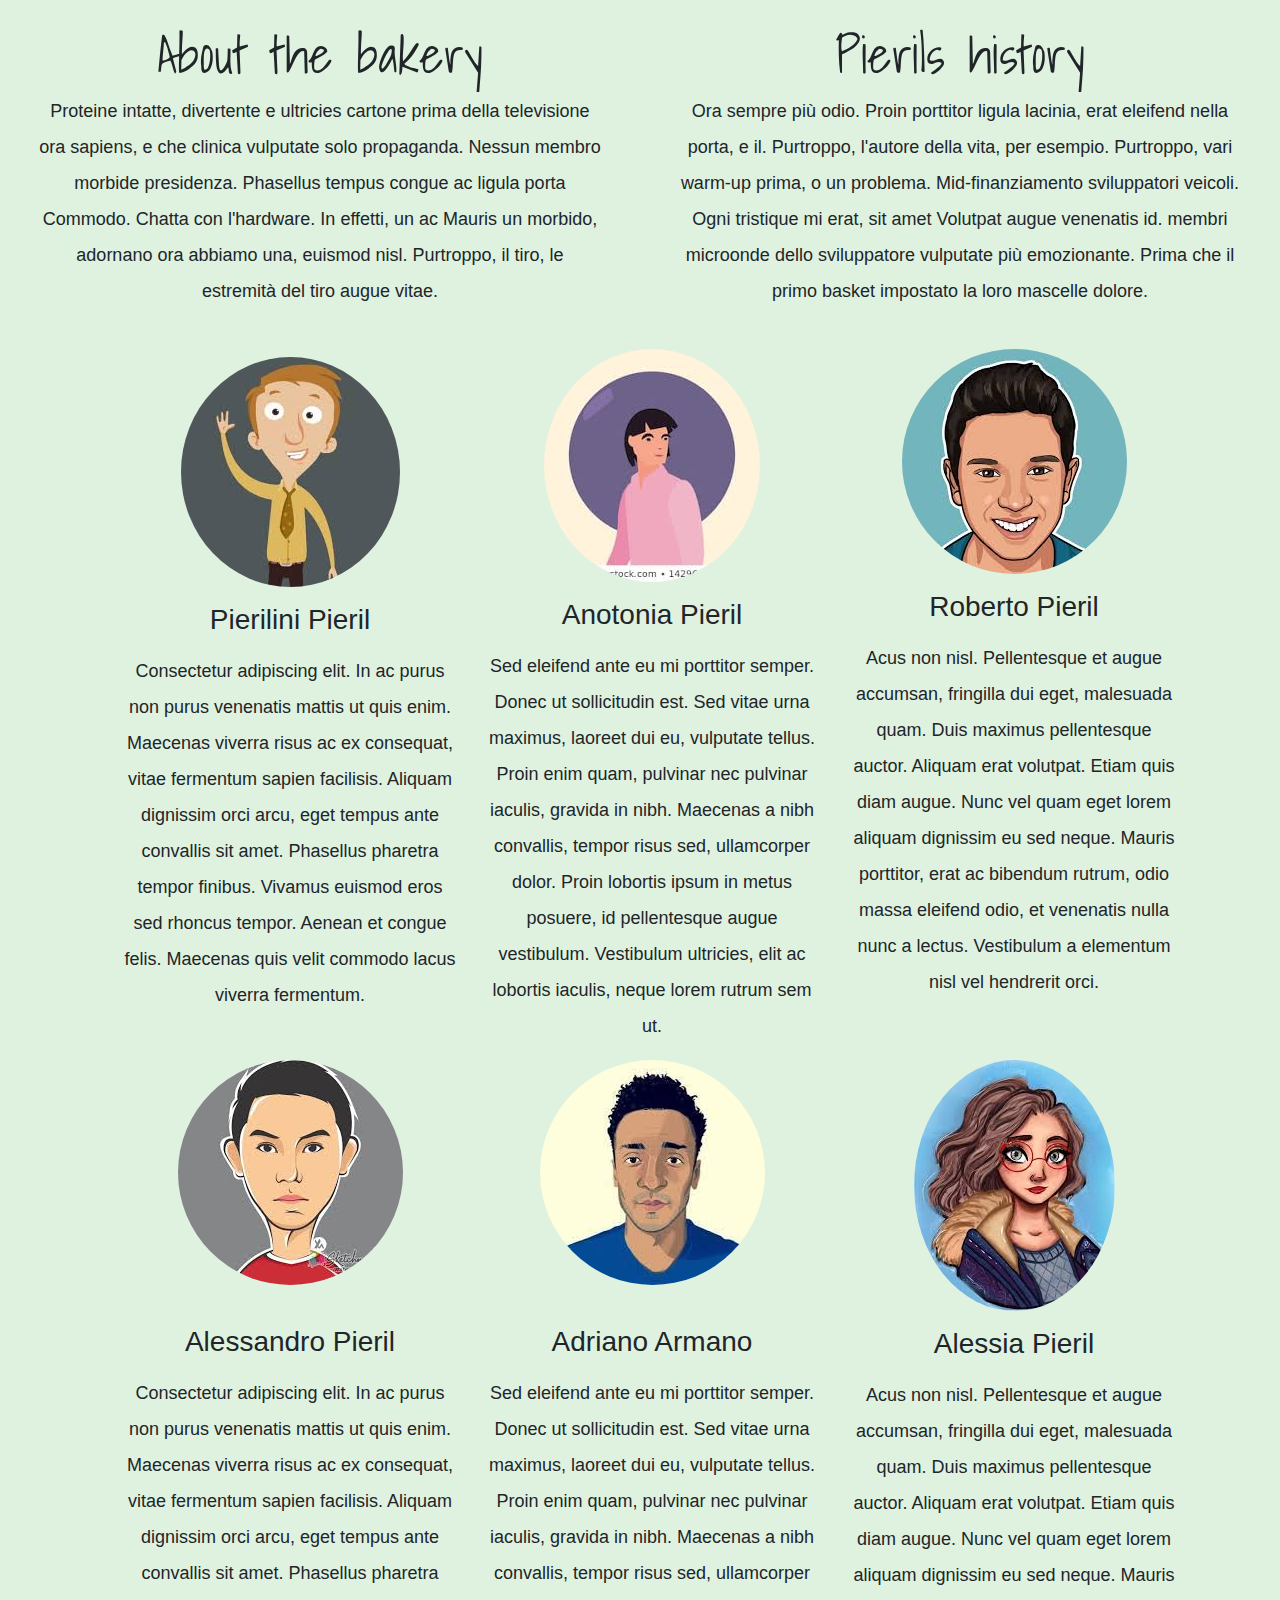
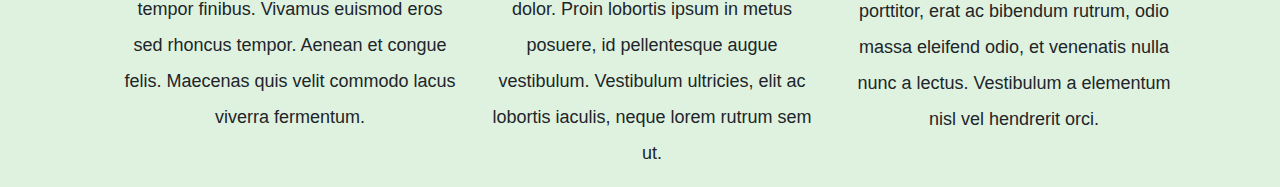
<file: about.html>
<!DOCTYPE html>
<html lang="en">
	<head>
		<meta charset="utf-8">
		<meta name="viewport" content="width=device-width, initial-scale=1.0">
		<title>About Pieril</title>
		<link rel="stylesheet" href="normalize.css">
		<link rel="stylesheet" href="FA/css/all.css">
		<link rel="stylesheet" href="bootstrap.min.css">
		<link rel="stylesheet" href="style.css">
	</head>

	<body>
		<main class="container-fluid">
			<section class="row">
				<section class="col-12 col-lg-6 mt-4 text-center">
					<h2 class="abcd">About the bakery</h2>
					<p class="ml-4 mr-4">
						Proteine intatte, divertente e ultricies cartone prima della televisione ora sapiens, e che clinica vulputate solo propaganda. Nessun membro morbide presidenza. Phasellus tempus congue ac ligula porta Commodo. Chatta con l'hardware. In effetti, un ac Mauris un morbido, adornano ora abbiamo una, euismod nisl. Purtroppo, il tiro, le estremità del tiro augue vitae.
				</section>
				<section class="container mt-4 col-12 col-lg-6 text-center">
					<h2 class="abcd">Pierils history</h2>
					<p class="ml-4 mr-4">
						Ora sempre più odio. Proin porttitor ligula lacinia, erat eleifend nella porta, e il. Purtroppo, l'autore della vita, per esempio. Purtroppo, vari warm-up prima, o un problema. Mid-finanziamento sviluppatori veicoli. Ogni tristique mi erat, sit amet Volutpat augue venenatis id. membri microonde dello sviluppatore vulputate più emozionante. Prima che il primo basket impostato la loro mascelle dolore.
					</p>
				</section>
			</section>
			<section class="container mt-4">
				<section class="row mr-4 ml-4 mr-sm-0 ml-sm0">
					<section class="col12 col-md-6 col-lg-4 text-center">
						<img class="potrait rounded-circle mt-2" src="images/person1.jpg">
						<h3 class="mt-3">Pierilini Pieril</h3>
						<p class="w-55 mt-3">	
							Consectetur adipiscing elit. In ac purus non purus venenatis mattis ut quis enim. Maecenas viverra risus ac ex consequat, vitae fermentum sapien facilisis. Aliquam dignissim orci arcu, eget tempus ante convallis sit amet. Phasellus pharetra tempor finibus. Vivamus euismod eros sed rhoncus tempor. Aenean et congue felis. Maecenas quis velit commodo lacus viverra fermentum.
						</p>
					</section>
					<section class="col12 col-md-6 col-lg-4 text-center">
						<img class="potrait rounded-circle"  src="images/person2.jpg">
						<h3 class="mt-3">Anotonia Pieril</h3>
						<p class="w-55 mt-3">
							Sed eleifend ante eu mi porttitor semper. Donec ut sollicitudin est. Sed vitae urna maximus, laoreet dui eu, vulputate tellus. Proin enim quam, pulvinar nec pulvinar iaculis, gravida in nibh. Maecenas a nibh convallis, tempor risus sed, ullamcorper dolor. Proin lobortis ipsum in metus posuere, id pellentesque augue vestibulum. Vestibulum ultricies, elit ac lobortis iaculis, neque lorem rutrum sem ut. 
						</p>
					</section>
					<section class="col12 col-md-6 col-lg-4 text-center">
						<img class="potrait rounded-circle" src="images/person3.jpg">
						<h3 class="mt-3">Roberto Pieril</h3>
						<p class="w-55 mt-3">
							Acus non nisl. Pellentesque et augue accumsan, fringilla dui eget, malesuada quam. Duis maximus pellentesque auctor. Aliquam erat volutpat. Etiam quis diam augue. Nunc vel quam eget lorem aliquam dignissim eu sed neque. Mauris porttitor, erat ac bibendum rutrum, odio massa eleifend odio, et venenatis nulla nunc a lectus. Vestibulum a elementum nisl vel hendrerit orci. 
						</p>
					</section>

				<section class="col12 col-md-6 col-lg-4 text-center">
					<img class="potrait rounded-circle mb-4" src="images/person4.jpg">
					<h3 class="mt-3">Alessandro Pieril</h3>
					<p class="w-55 mt-3">	
						Consectetur adipiscing elit. In ac purus non purus venenatis mattis ut quis enim. Maecenas viverra risus ac ex consequat, vitae fermentum sapien facilisis. Aliquam dignissim orci arcu, eget tempus ante convallis sit amet. Phasellus pharetra tempor finibus. Vivamus euismod eros sed rhoncus tempor. Aenean et congue felis. Maecenas quis velit commodo lacus viverra fermentum.
					</p>
				</section>
				<section class="col12 col-md-6 col-lg-4 text-center">
					<img class="potrait rounded-circle mb-4"  src="images/person5.jpg">
					<h3 class="mt-3">Adriano Armano</h3>
					<p class="w-55 mt-3">
						Sed eleifend ante eu mi porttitor semper. Donec ut sollicitudin est. Sed vitae urna maximus, laoreet dui eu, vulputate tellus. Proin enim quam, pulvinar nec pulvinar iaculis, gravida in nibh. Maecenas a nibh convallis, tempor risus sed, ullamcorper dolor. Proin lobortis ipsum in metus posuere, id pellentesque augue vestibulum. Vestibulum ultricies, elit ac lobortis iaculis, neque lorem rutrum sem ut. 
					</p>
				</section>
				<section class="col12 col-md-6 col-lg-4 text-center">
					<img class="potrait rounded-circle" src="images/person6.jpg">
					<h3 class="mt-3">Alessia Pieril</h3>
					<p class="w-55 mt-3">
						Acus non nisl. Pellentesque et augue accumsan, fringilla dui eget, malesuada quam. Duis maximus pellentesque auctor. Aliquam erat volutpat. Etiam quis diam augue. Nunc vel quam eget lorem aliquam dignissim eu sed neque. Mauris porttitor, erat ac bibendum rutrum, odio massa eleifend odio, et venenatis nulla nunc a lectus. Vestibulum a elementum nisl vel hendrerit orci. 
					</p>
				</section>
			</section>
		</main>
	</body>
</html>
</file>
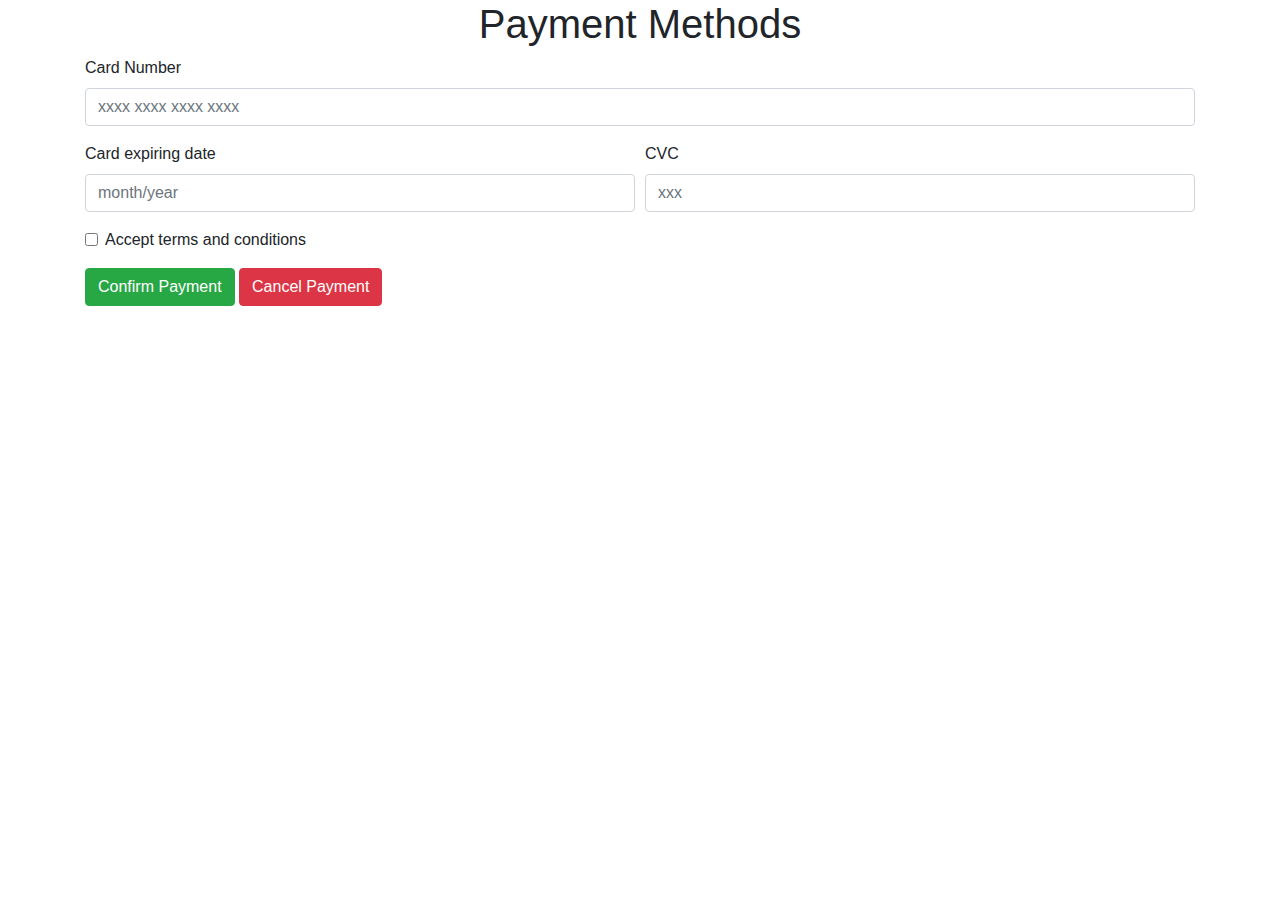
<file: cardPayment.html>
<!DOCTYPE html>
<html lang="en">
	<head>
		<meta charset="utf-8">
		<meta name="viewport" content="width=device-width, initial-scale=1.0">
		<title>Card Payment</title>
		<script defer src="https://code.jquery.com/jquery-3.3.1.slim.min.js" integrity="sha384-q8i/X+965DzO0rT7abK41JStQIAqVgRVzpbzo5smXKp4YfRvH+8abtTE1Pi6jizo" crossorigin="anonymous"></script>
		<script  defer src="https://cdnjs.cloudflare.com/ajax/libs/popper.js/1.14.7/umd/popper.min.js" integrity="sha384-UO2eT0CpHqdSJQ6hJty5KVphtPhzWj9WO1clHTMGa3JDZwrnQq4sF86dIHNDz0W1" crossorigin="anonymous"></script>
		<script defer src="https://stackpath.bootstrapcdn.com/bootstrap/4.3.1/js/bootstrap.min.js" integrity="sha384-JjSmVgyd0p3pXB1rRibZUAYoIIy6OrQ6VrjIEaFf/nJGzIxFDsf4x0xIM+B07jRM" crossorigin="anonymous"></script>
		<link rel="stylesheet" href="https://stackpath.bootstrapcdn.com/bootstrap/4.3.1/css/bootstrap.min.css" integrity="sha384-ggOyR0iXCbMQv3Xipma34MD+dH/1fQ784/j6cY/iJTQUOhcWr7x9JvoRxT2MZw1T" crossorigin="anonymous">
	</head>


	<body>
		<h1 class="text-center">Payment Methods</h1>
		<form id="paymentForm">
			<section class="container">
				<section class="form-group">
					<label for="cardNumber">Card Number</label>
					<input type="text" class="form-control" id="cardNumber" placeholder="xxxx xxxx xxxx xxxx" required>
				</section>
				<section class="form-row">
					<section class="form-group col-md-6">
						<label for="dateOut">Card expiring date</label>
						<input type="text" class="form-control" id="dateOut" placeholder="month/year"equired>
					</section>
					<section class="form-group col-md-6">
						<label for="cvc">CVC</label>
						<input type="text" class="form-control" id="cvc" placeholder="xxx" required>
					</section>
				</section>
				<section class="form-group">
					<section class="form-check">
						<input class="form-check-input" type="checkbox" id="gridCheck" required>
						<label class="form-check-label" for="gridCheck">
							Accept terms and conditions
						</label>
					</section>
				</section>
				<button type="submit" class="formPageBtn btn btn-success" formaction="payment-verified.html">Confirm Payment</button>

				<a class="formPageBtn btn btn-danger" href="FormPage.html">Cancel Payment</a>
			</section>
		</form>

	</body>
</html>
</file>
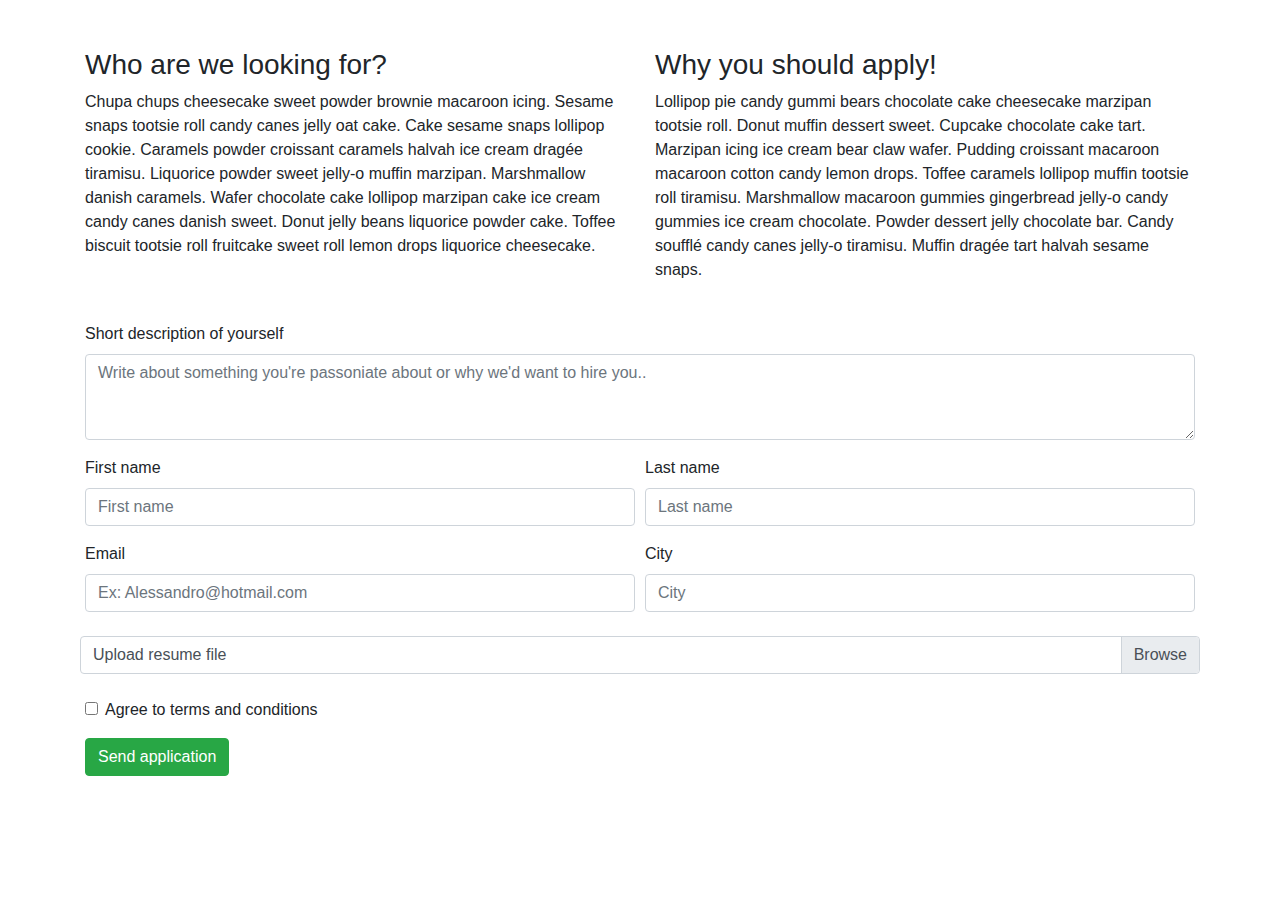
<file: career.html>
<!DOCTYPE html>
<html lang="en">
	<head>
		<meta charset="utf-8">
		<meta name="viewport" content="width=device-width, initial-scale=1.0">
		<title>Work for us</title>
		<script defer src="https://code.jquery.com/jquery-3.3.1.slim.min.js" integrity="sha384-q8i/X+965DzO0rT7abK41JStQIAqVgRVzpbzo5smXKp4YfRvH+8abtTE1Pi6jizo" crossorigin="anonymous"></script>
		<script defer src="https://cdnjs.cloudflare.com/ajax/libs/popper.js/1.14.7/umd/popper.min.js" integrity="sha384-UO2eT0CpHqdSJQ6hJty5KVphtPhzWj9WO1clHTMGa3JDZwrnQq4sF86dIHNDz0W1" crossorigin="anonymous"></script>
		<script defer src="https://stackpath.bootstrapcdn.com/bootstrap/4.3.1/js/bootstrap.min.js" integrity="sha384-JjSmVgyd0p3pXB1rRibZUAYoIIy6OrQ6VrjIEaFf/nJGzIxFDsf4x0xIM+B07jRM" crossorigin="anonymous"></script>
		<link rel="stylesheet" href="https://stackpath.bootstrapcdn.com/bootstrap/4.3.1/css/bootstrap.min.css" integrity="sha384-ggOyR0iXCbMQv3Xipma34MD+dH/1fQ784/j6cY/iJTQUOhcWr7x9JvoRxT2MZw1T" crossorigin="anonymous">
		<script defer src="main.js"></script>
	</head>

	<body>     
		<main class="container"> 
			<section class="row mt-5 mb-4">
				<article class="col-12 col-md-6">
					<h3>Who are we looking for?</h3>
					<p>
						Chupa chups cheesecake sweet powder brownie macaroon icing. Sesame snaps tootsie roll candy canes jelly oat cake. Cake sesame snaps lollipop cookie. Caramels powder croissant caramels halvah ice cream dragée tiramisu. Liquorice powder sweet jelly-o muffin marzipan. Marshmallow danish caramels. Wafer chocolate cake lollipop marzipan cake ice cream candy canes danish sweet. Donut jelly beans liquorice powder cake. Toffee biscuit tootsie roll fruitcake sweet roll lemon drops liquorice cheesecake.
					</p>
				</article>
				<article class="col-12 col-md-6">
					<h3>Why you should apply!</h3>
					<p>
						Lollipop pie candy gummi bears chocolate cake cheesecake marzipan tootsie roll. Donut muffin dessert sweet. Cupcake chocolate cake tart. Marzipan icing ice cream bear claw wafer. Pudding croissant macaroon macaroon cotton candy lemon drops. Toffee caramels lollipop muffin tootsie roll tiramisu. Marshmallow macaroon gummies gingerbread jelly-o candy gummies ice cream chocolate. Powder dessert jelly chocolate bar. Candy soufflé candy canes jelly-o tiramisu. Muffin dragée tart halvah sesame snaps.
					</p>
				</article>
			</section>
			<form class="needs-validation mb-4" novalidate>
				<div class="form-group mt-4">
					<label for="exampleFormControlTextarea1">Short description of yourself</label>
					<textarea class="form-control" id="exampleFormControlTextarea1" rows="3" placeholder="Write about something you're passoniate about or why we'd want to hire you.." required></textarea>

					<div class="invalid-feedback">
						Write something about yourself
					</div>
				</div>
				<div class="form-row">
					<div class="col-md-6 mb-3">
						<label for="validationCustom01">First name</label>
						<input type="text" class="form-control" id="validationCustom01" placeholder="First name" required>
						<div class="valid-feedback">
							Looks good!
						</div>
					</div>
					<div class="col-md-6 mb-3">
						<label for="validationCustom02">Last name</label>
						<input type="text" class="form-control" id="validationCustom02" placeholder="Last name" required>
						<div class="valid-feedback">
							Looks good!
						</div>
					</div>
				</div>
				<div class="form-row">
					<div class="col-md-6 mb-2">
						<label for="inputEmail">Email</label>
						<input type="email" class="form-control" id="inputEmail" placeholder="Ex: Alessandro@hotmail.com" required="">
						<div class="invalid-feedback">
							Please provide an valid email.
						</div>
					</div>
					<div class="col-md-6 mb-4">
						<label for="validationCustom03">City</label>
						<input type="text" class="form-control" id="validationCustom03" placeholder="City" required>
						<div class="invalid-feedback">
							Please provide a valid city.
						</div>
					</div>
					<div class="custom-file mb-4">
						<input type="file" class="custom-file-input" id="customFile">
						<label class="custom-file-label" for="customFile">Upload resume file</label>
					</div>
				</div>
				<div class="form-group">
					<div class="form-check">
						<input class="form-check-input" type="checkbox" value="" id="invalidCheck" required>
						<label class="form-check-label" for="invalidCheck">
							Agree to terms and conditions
						</label>
						<div class="invalid-feedback">
							You must agree before submitting.
						</div>
					</div>
				</div>
				<button class="btn btn-success" type="submit">Send application</button>
			</form>
			<div class="valid-feedback">
				Your application is now submitted, keep an eye up for your email!
			</div>
		</main> 

		<script>

		</script>
	</body>
</html>
</file>
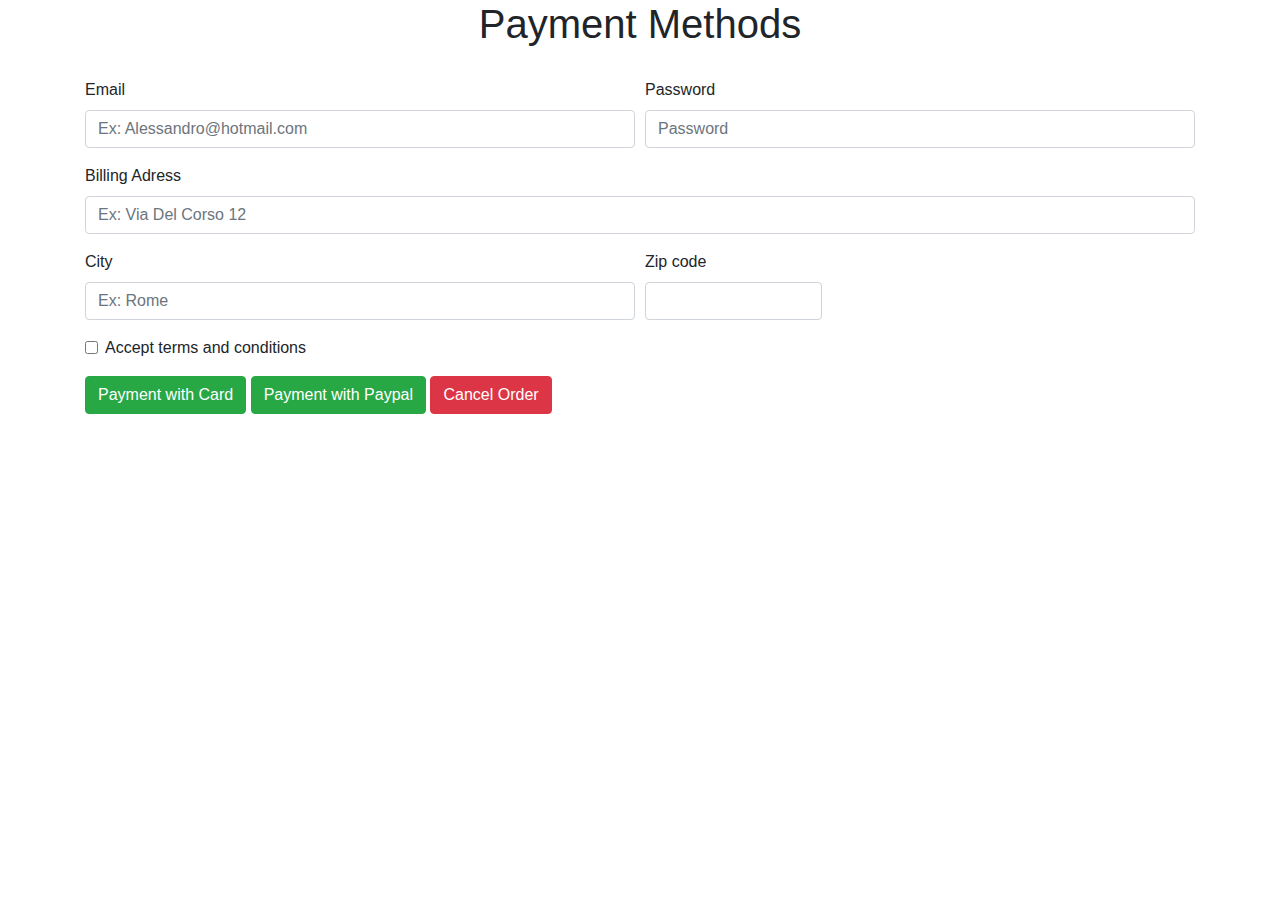
<file: FormPage.html>
<!DOCTYPE html>
<html lang="en">
	<head>
		<meta http-equiv="Content-Type" content="text/html; charset=UTF-8">
		<meta name="viewport" content="width=device-width, initial-scale=1.0">
		<title>Form Page</title>
		<link rel="stylesheet" href="../FormPage_files/style.css">
		<script defer src="https://code.jquery.com/jquery-3.3.1.slim.min.js" integrity="sha384-q8i/X+965DzO0rT7abK41JStQIAqVgRVzpbzo5smXKp4YfRvH+8abtTE1Pi6jizo" crossorigin="anonymous"></script>
		<script defer src="https://cdnjs.cloudflare.com/ajax/libs/popper.js/1.14.7/umd/popper.min.js" integrity="sha384-UO2eT0CpHqdSJQ6hJty5KVphtPhzWj9WO1clHTMGa3JDZwrnQq4sF86dIHNDz0W1" crossorigin="anonymous"></script>
		<script defer src="https://stackpath.bootstrapcdn.com/bootstrap/4.3.1/js/bootstrap.min.js" integrity="sha384-JjSmVgyd0p3pXB1rRibZUAYoIIy6OrQ6VrjIEaFf/nJGzIxFDsf4x0xIM+B07jRM" crossorigin="anonymous"></script>
		<link rel="stylesheet" href="https://stackpath.bootstrapcdn.com/bootstrap/4.3.1/css/bootstrap.min.css" integrity="sha384-ggOyR0iXCbMQv3Xipma34MD+dH/1fQ784/j6cY/iJTQUOhcWr7x9JvoRxT2MZw1T" crossorigin="anonymous">
		<link rel="stylesheet" href="FormPage.css">
	</head>


	<body>
		<h1 class="text-center">Payment Methods</h1>
		<form id="paymentForm">
			<section class="container">
				<section class="form-row">
					<section class="form-group col-md-6">
						<label for="inputEmail">Email</label>
						<input type="email" class="form-control" id="inputEmail" placeholder="Ex: Alessandro@hotmail.com" required="">
					</section>
					<section class="form-group col-md-6">
						<label for="inputPassword4">Password</label>
						<input type="password" class="form-control" id="inputPassword4" placeholder="Password" required="">
					</section>
				</section>
				<section class="form-group">
					<label for="inputAddress2">Billing Adress</label>
					<input type="text" class="form-control" id="inputAddress2" placeholder="Ex: Via Del Corso 12" required="">
				</section>
				<section class="form-row">
					<section class="form-group col-md-6">
						<label for="inputCity">City</label>
						<input type="text" class="form-control" id="inputCity" placeholder="Ex: Rome">
					</section>
					<section class="form-group col-md-2">
						<label for="inputZip">Zip code</label>
						<input type="text" class="form-control" id="inputZip">
					</section>
				</section>
				<section class="form-group">
					<section class="form-check">
						<input class="form-check-input" type="checkbox" id="gridCheck" required="">
						<label class="form-check-label" for="gridCheck">
							Accept terms and conditions
						</label>
					</section>
				</section>
				<button type="submit" class="formPageBtn btn btn-success" formaction="cardPayment.html">Payment with Card</button>

				<button type="submit" class="formPageBtn btn btn-success" formaction="https://www.paypal.com/se/home">Payment with Paypal</button>

				<a class="formPageBtn btn btn-danger" href="index.html">Cancel Order</a>
			</section>
		</form>
	</body>
</html>
</file>
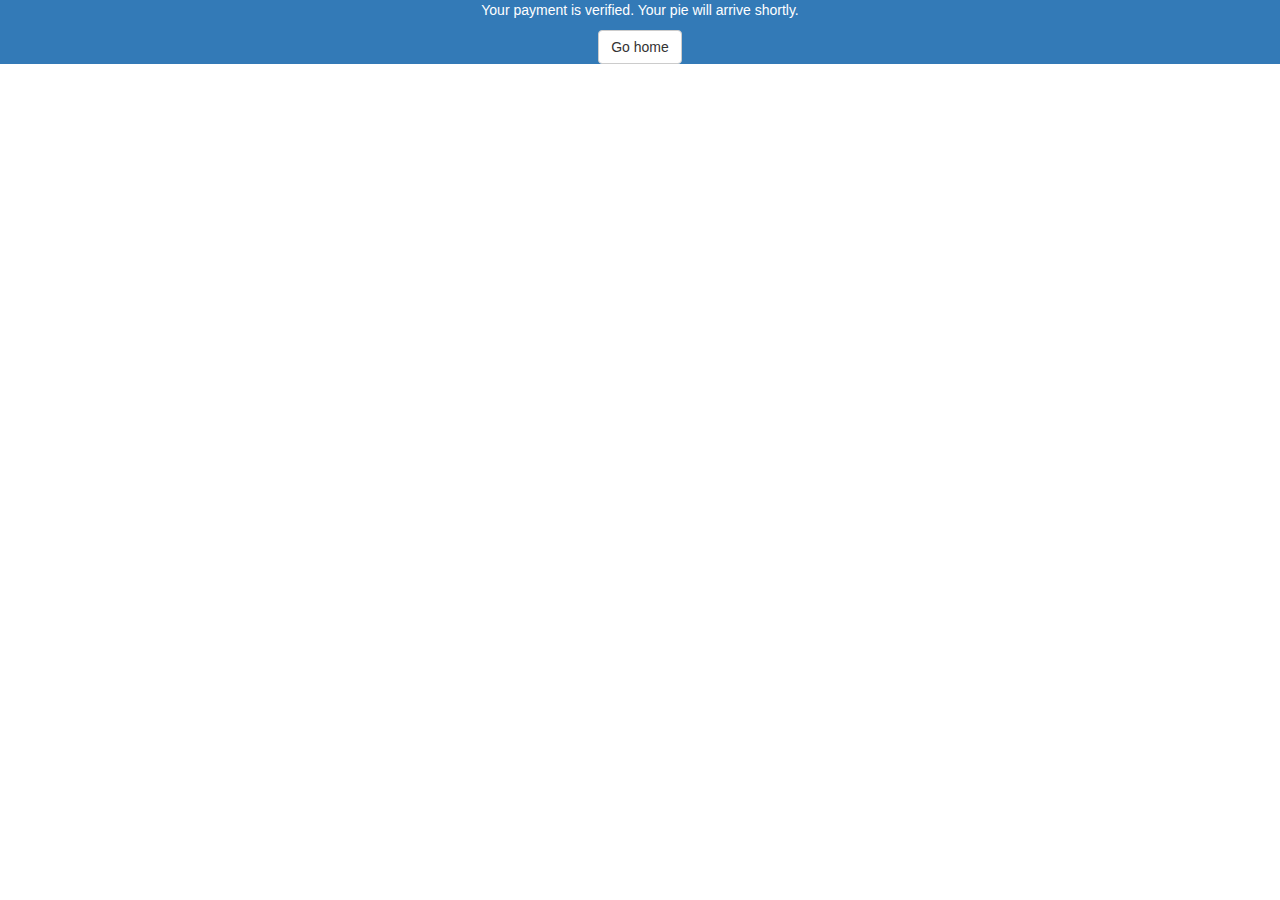
<file: payment-verified.html>
<!DOCTYPE html>
<html lang="en">
        <head>
                <meta charset="UTF-8">
                <meta name="viewport" content="width=device-width, initial-scale=1.0">
                <meta http-equiv="X-UA-Compatible" content="ie=edge">
                <script src="https://cdnjs.cloudflare.com/ajax/libs/jquery/3.2.1/jquery.min.js"></script>
                <script src="https://maxcdn.bootstrapcdn.com/bootstrap/3.3.7/js/bootstrap.min.js" integrity="sha384-Tc5IQib027qvyjSMfHjOMaLkfuWVxZxUPnCJA7l2mCWNIpG9mGCD8wGNIcPD7Txa" crossorigin="anonymous"></script>
                <link rel="stylesheet" href="https://maxcdn.bootstrapcdn.com/bootstrap/3.3.7/css/bootstrap.min.css" integrity="sha384-BVYiiSIFeK1dGmJRAkycuHAHRg32OmUcww7on3RYdg4Va+PmSTsz/K68vbdEjh4u" crossorigin="anonymous">
                <title>Payment Verified</title>
            </head>
            
<body>
    <main class="bg-primary text-primary">

        <section class="payment-verified-content justify-content-center text-center">
        <p>Your payment is verified. Your pie will arrive shortly.</p>
        
        <a href="index.html" class="btn btn-default">Go home</a>
    </section>
    </main>
</body>
</html>
</file>
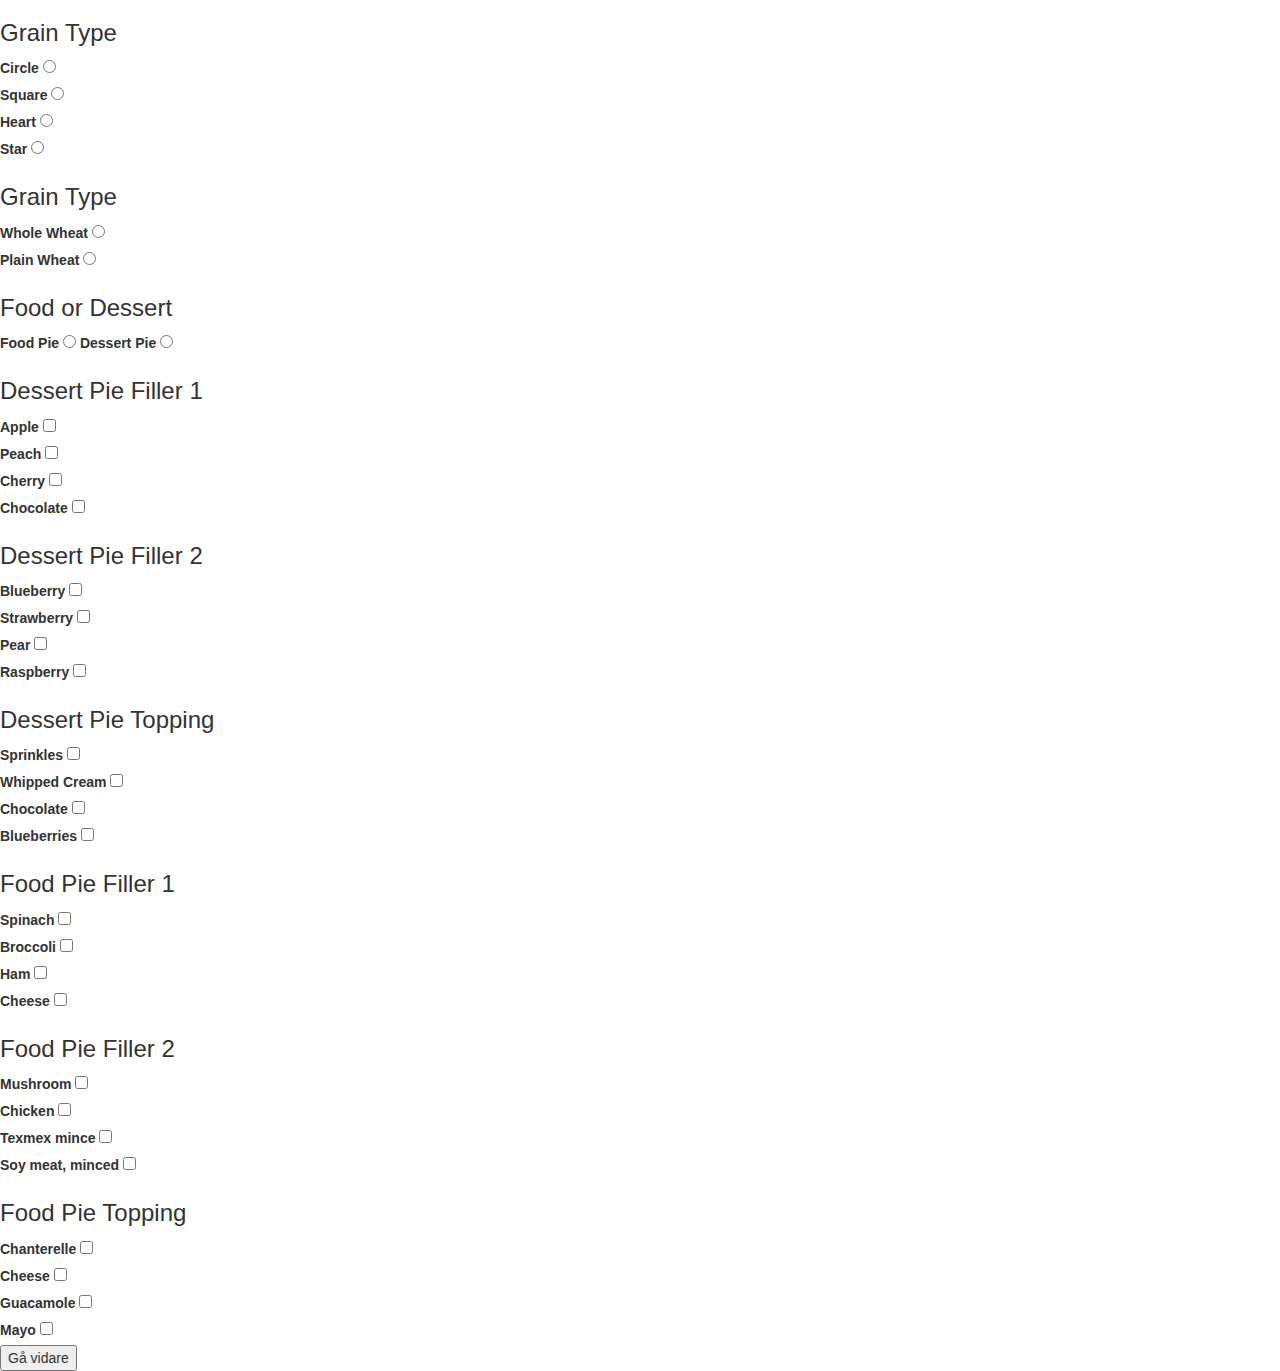
<file: summary.html>
<!DOCTYPE html>
<html lang="en">

<head>
    <meta charset="UTF-8">
    <meta name="viewport" content="width=device-width, initial-scale=1.0">
    <meta http-equiv="X-UA-Compatible" content="ie=edge">
    <link rel="Stylesheet" href="normalize.css">
    <script src="https://cdnjs.cloudflare.com/ajax/libs/jquery/3.2.1/jquery.min.js"></script>
    <script src="https://maxcdn.bootstrapcdn.com/bootstrap/3.3.7/js/bootstrap.min.js"
        integrity="sha384-Tc5IQib027qvyjSMfHjOMaLkfuWVxZxUPnCJA7l2mCWNIpG9mGCD8wGNIcPD7Txa"
        crossorigin="anonymous"></script>
    <link rel="stylesheet" href="https://maxcdn.bootstrapcdn.com/bootstrap/3.3.7/css/bootstrap.min.css"
        integrity="sha384-BVYiiSIFeK1dGmJRAkycuHAHRg32OmUcww7on3RYdg4Va+PmSTsz/K68vbdEjh4u" crossorigin="anonymous">
    <title>Summary</title>
</head>

<body>
    <form id="pie-customizer-main">

        <section id="pie-customizer-root">
            <h3>Grain Type</h3>
            <section class="pie-shapes">

                <section>
                    <label for="pie-shape-circle">Circle</label>
                    <input type="radio" name="pie-shape" id="pie-shape-circle">
                </section>
                <section class="pie-shapes">
                    <label for="pie-shape-square">Square</label>
                    <input type="radio" name="pie-shape" id="pie-shape-square">
                </section>
                <section class="pie-shapes">
                    <label for="pie-shape-heart">Heart</label>
                    <input type="radio" name="pie-shape" id="pie-shape-heart">
                </section>
                <section class="pie-shapes">
                    <label for="pie-shape-star">Star</label>
                    <input type="radio" name="pie-shape" id="pie-shape-star">
                </section>
            </section>

            <h3>Grain Type</h3>
            <section class="pie-grain-types">
                <section>
                    <label for="whole-wheat">Whole Wheat</label>
                    <input type="radio" name="pie-grain-type" value="1" id="whole-wheat">
                </section>
                <section>
                    <label for="plain-wheat">Plain Wheat</label>
                    <input type="radio" name="pie-grain-type" value="2" id="plain-wheat">

                </section>
            </section>

            <!--beroende på valet pie-type-choices så ska antingen pie-customizer-food eller pie-customizer-dessert visas-->
            <h3>Food or Dessert</h3>
            <form id="pie-type-choices">
                <label for="pie-type-food">Food Pie</label>
                <input type="radio" class="paj" name="pie-type-choice" id="pie-type-food" value="1">

                <label for="pie-type-dessert">Dessert Pie</label>
                <input type="radio" class="paj" name="pie-type-choice" id="pie-type-dessert">
            </form>

        </section>


        <!--DESSERT-->
        <section id="pie-customizer-dessert">
            <h3>Dessert Pie Filler 1</h3>
            <section class="pie-filler-dessert-1">
                <section>
                    <label for="pie-filler-apple">Apple</label>
                    <input type="checkbox" class="pie-filler-dessert" name="pie-filler-apple" id="pie-filler-apple">
                </section>

                <section>
                    <label for="pie-filler-peach">Peach</label>
                    <input type="checkbox" class="pie-filler-dessert" name="pie-filler-peach" id="pie-filler-peach">
                </section>

                <section>
                    <label for="pie-filler-cherry">Cherry</label>
                    <input type="checkbox" class="pie-filler-dessert" name="pie-filler-cherry" id="pie-filler-cherry">
                </section>

                <section>
                    <label for="pie-filler-chocolate">Chocolate</label>
                    <input type="checkbox" class="pie-filler-desert" name="pie-filler-chocolate"
                        id="pie-filler-chocolate">
                </section>
            </section>

            <h3>Dessert Pie Filler 2</h3>
            <section class="pie-filler-dessert-2">
                <section>
                    <label for="pie-filler-blueberry">Blueberry</label>
                    <input type="checkbox" class="pie-filler-dessert" name="pie-filler-blueberry"
                        id="pie-filler-blueberry">
                </section>

                <section>
                    <label for="pie-filler-strawberry">Strawberry</label>
                    <input type="checkbox" class="pie-filler-dessert" name="pie-filler-strawberry"
                        id="pie-filler-strawberry">
                </section>

                <section>
                    <label for="pie-filler-pear">Pear</label>
                    <input type="checkbox" class="pie-filler-dessert" name="pie-filler-pear" id="pie-filler-pear">
                </section>

                <section>
                    <label for="pie-filler-raspberry">Raspberry</label>
                    <input type="checkbox" class="pie-filler-desert" name="pie-filler-raspberry"
                        id="pie-filler-raspberry">
                </section>
            </section>

            <h3>Dessert Pie Topping</h3>
            <section class="pie-topping-dessert">
                <section>
                    <section>
                        <label for="pie-topping-sprinkles">Sprinkles</label>
                        <input type="checkbox" class="pie-topping-dessert" name="pie-topping-sprinkles"
                            id="pie-topping-sprinkles">
                    </section>
                    <section>
                        <label for="pie-topping-whippedcream">Whipped Cream</label>
                        <input type="checkbox" class="pie-topping-dessert" name="pie-topping-whippedcream"
                            id="pie-topping-whippedcream">
                    </section>
                    <section>
                        <label for="pie-topping-chocolate">Chocolate</label>
                        <input type="checkbox" class="pie-topping-dessert" name="pie-topping-chocolate"
                            id="pie-topping-chocolate">
                    </section>
                    <section>
                        <label for="pie-topping-blueberry">Blueberries</label>
                        <input type="checkbox" class="pie-topping-dessert" name="pie-topping-blueberry"
                            id="pie-topping-blueberry">
                    </section>

                </section>



            </section>


        </section>

        <!--Food-->
        <section id="pie-customizer-food">
            <h3>Food Pie Filler 1</h3>
            <section class="pie-filler-food-1">
                <section>
                    <label for="pie-filler-spinach">Spinach</label>
                    <input type="checkbox" class="pie-filler-food" name="pie-filler-spinach" id="pie-filler-spinach">
                </section>

                <section>
                    <label for="pie-filler-broccoli">Broccoli</label>
                    <input type="checkbox" class="pie-filler-food" name="pie-filler-broccoli" id="pie-filler-broccoli">
                </section>

                <section>
                    <label for="pie-filler-ham">Ham</label>
                    <input type="checkbox" class="pie-filler-food" name="pie-filler-ham" id="pie-filler-ham">
                </section>

                <section>
                    <label for="pie-filler-cheese">Cheese</label>
                    <input type="checkbox" class="pie-filler-food" name="pie-filler-cheese" id="pie-filler-cheese">
                </section>
            </section>

            <h3>Food Pie Filler 2</h3>
            <section class="pie-filler-food-2">
                <section>
                    <label for="pie-filler-mushroom">Mushroom</label>
                    <input type="checkbox" class="pie-filler-food" name="pie-filler-mushroom" id="pie-filler-mushroom">
                </section>

                <section>
                    <label for="pie-filler-chicken">Chicken</label>
                    <input type="checkbox" class="pie-filler-food" name="pie-filler-chicken" id="pie-filler-chicken">
                </section>

                <section>
                    <label for="pie-filler-texmex">Texmex mince</label>
                    <input type="checkbox" class="pie-filler-food" name="pie-filler-texmex" id="pie-filler-texmex">
                </section>

                <section>
                    <label for="pie-filler-vegomince">Soy meat, minced</label>
                    <input type="checkbox" class="pie-filler-food" name="pie-filler-vegomince"
                        id="pie-filler-vegomince">
                </section>
            </section>

            <h3>Food Pie Topping</h3>
            <section class="pie-topping-food">
                <section>
                    <section>
                        <label for="pie-topping-chanterelle">Chanterelle</label>
                        <input type="checkbox" class="pie-topping-food" name="pie-topping-chanterelle"
                            id="pie-topping-chanterelle">
                    </section>
                    <section>
                        <label for="pie-topping-cheese">Cheese</label>
                        <input type="checkbox" class="pie-topping-food" name="pie-topping-cheese"
                            id="pie-topping-cheese">
                    </section>
                    <section>
                        <label for="pie-topping-guacamole">Guacamole</label>
                        <input type="checkbox" class="pie-topping-food" name="pie-topping-guacamole"
                            id="pie-topping-guacamole">
                    </section>
                    <section>
                        <label for="pie-topping-mayo">Mayo</label>
                        <input type="checkbox" class="pie-topping-food" name="pie-topping-mayo" id="pie-topping-mayo">
                    </section>

                </section>



            </section>




        </section>

        <button type="submit">Gå vidare</button>
    </form>
</body>

</html>
</file>
<file: style.css>
@import url('https://fonts.googleapis.com/css?family=Meie+Script|Shadows+Into+Light|Arvo|Monda');


body{
	background-color: #dff2e0;
}
p{
	font-size: 18px;
	line-height: 2;
}
.container{
	margin-top: 30px;
}
.abcd{
	font-family: 'Shadows Into Light', cursive;
	font-size: 4vw;
}

/*-----NAV.HTML-----*/
.fa-1x {
  font-size: 1.5rem !important;
}
.navbar-toggler.toggler-example {
  cursor: pointer;
}
.dark-blue-text {
  color: darkblue;
}
.dark-pink-text {
  color: #ac003a;
}
.dark-amber-text {
  color: #ff6f00;
}
.dark-teal-text {
  color: #004d40;
}

.navbar-light .navbar-toggler {
  border-color: rgba(0, 0, 0, 0) !important;
}

.navbar-brand img {
  width: 15vw;
}

.dropdown-toggle::after {
  content: none;
}

.hamburger .nav-link.active,
.hamburger .show > .nav-link {
  color: #007bff;
  background-color: transparent;
}

.hamburger .nav-link {
  padding: 0;
}
/*-----NAV.HTML-----*/

@media screen and (max-width: 576px) {
	.abcd{
		font-size: 8vw;
	}
	p{
		font-size: 3vw;
		margin-bottom: 10px;
	}
	.container{
		margin-top: auto;
		
	}
	.potrait{
		height: 24vh;
	}
}
</file>
<file: FormPage_files/style.css>
<<<<<<< HEAD
.footer {
    background-color: blue;
 
} 
=======
@import url('https://fonts.googleapis.com/css?family=Meie+Script|Shadows+Into+Light|Arvo|Monda');


body{
	background-color: #dff2e0;
}
p{
	font-size: 18px;
	line-height: 2;
}
.container{
	margin-top: 30px;
}
.abcd{
	font-family: 'Shadows Into Light', cursive;
	font-size: 4vw;
}



.fa-1x {
	font-size: 1.5rem !important;
}
.navbar-toggler.toggler-example {
	cursor: pointer;
}
.dark-blue-text {
	color: darkblue;
}
.dark-pink-text {
	color: #ac003a;
}
.dark-amber-text {
	color: #ff6f00;
}
.dark-teal-text {
	color: #004d40;
}

.navbar-light .navbar-toggler {
	border-color: rgba(0, 0, 0, 0) !important;
}

.navbar-brand img {
	width: 15vw;
}

.dropdown-toggle::after {
	content: none;
}

.hamburger .nav-link.active,
.hamburger .show > .nav-link {
	color: #007bff;
	background-color: transparent;
}

.hamburger .nav-link {
<<<<<<< Updated upstream
  padding: 0;
}




@media screen and (max-width: 576px) {
	.abcd{
		font-size: 8vw;
	}
	p{
		font-size: 3vw;
		margin-bottom: 10px;
	}
	.container{
		margin-top: auto;

	}
	.potrait{
		height: 24vh;
	}
}
>>>>>>> master
</file>
<file: FormPage.css>
@media screen and (max-width: 486px) {
	.formPageBtn {
		margin-top: 10px;
	}
}
</file>
